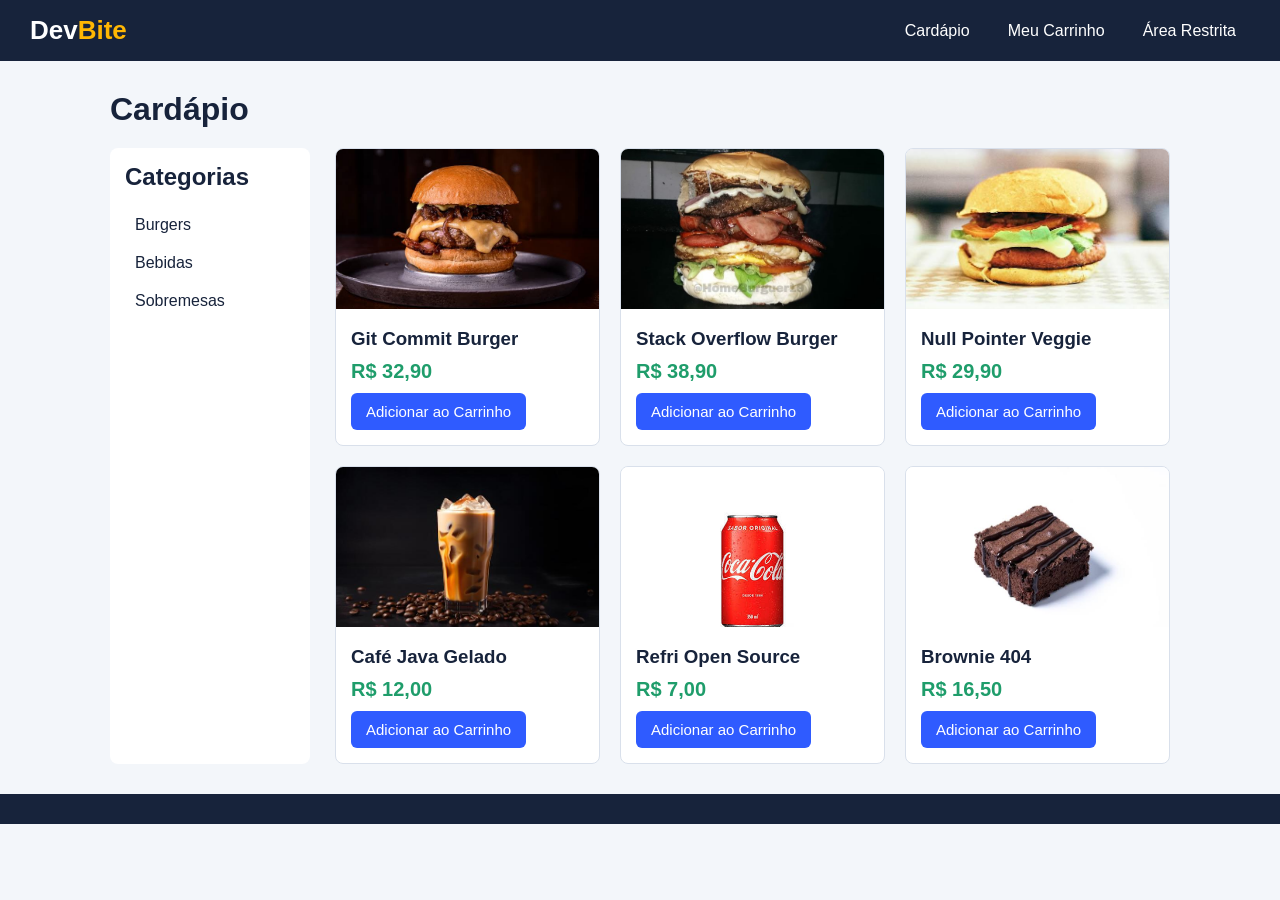
<file: Cardapio/index.html>
<!DOCTYPE html>
<html lang="en">

<head>
    <meta charset="UTF-8">
    <meta name="viewport" content="width=device-width, initial-scale=1.0">
    <title>Document</title>
    <link rel="stylesheet" href="style.css">
</head>

<body>

    <header class="header">
        <a href="index.html" class="logo" id="logo">Dev<span>Bite</span></a>
        <nav>
            <ul class="menu">
                <li><a href="index.html" id="link-cardapio">Cardápio</a></li>
                <li><a href="checkout.html" id="link-carrinho">Meu Carrinho</a></li>
                <li><a href="admin.html" id="link-admin">Área Restrita</a></li>
            </ul>
        </nav>
    </header>

    <main class="conteudo">
        <h1>Cardápio</h1>

        <div class="cardapio">


            <aside class="categorias">
                <h2>Categorias</h2>
                <ul>
                    <li><a href="#produtos" id="cat-burgers">Burgers</a></li>
                    <li><a href="#produtos" id="cat-bebidas">Bebidas</a></li>
                    <li><a href="#produtos" id="cat-sobremesas">Sobremesas</a></li>
                </ul>
            </aside>


            <section id="produtos">
                <div class="grade-produtos">

                    <article class="card-produto" id="produto-1">
                        <img src="./img/burguer1.jpg" alt="Git Commit Burger">
                        <div class="card-info">
                            <h3>Git Commit Burger</h3>
                            <p class="preco">R$ 32,90</p>
                            <button type="button" class="btn btn-primary" id="btn-add-1" data-id="1">Adicionar ao
                                Carrinho</button>
                        </div>
                    </article>

                    <article class="card-produto" id="produto-2">
                        <img src="./img/burguer2.jpg" alt="Stack Overflow Burger">
                        <div class="card-info">
                            <h3>Stack Overflow Burger</h3>
                            <p class="preco">R$ 38,90</p>
                            <button type="button" class="btn btn-primary" id="btn-add-2" data-id="2">Adicionar ao
                                Carrinho</button>
                        </div>
                    </article>

                    <article class="card-produto" id="produto-3">
                        <img src="./img/burguer3.jpg" alt="Null Pointer Veggie">
                        <div class="card-info">
                            <h3>Null Pointer Veggie</h3>
                            <p class="preco">R$ 29,90</p>
                            <button type="button" class="btn btn-primary" id="btn-add-3" data-id="3">Adicionar ao
                                Carrinho</button>
                        </div>
                    </article>

                    <article class="card-produto" id="produto-4">
                        <img src="./img/cafegelado.jpg" alt="Café Java Gelado">
                        <div class="card-info">
                            <h3>Café Java Gelado</h3>
                            <p class="preco">R$ 12,00</p>
                            <button type="button" class="btn btn-primary" id="btn-add-4" data-id="4">Adicionar ao
                                Carrinho</button>
                        </div>
                    </article>

                    <article class="card-produto" id="produto-5">
                        <img src="./img/refrigerante.jpg" alt="Refri Open Source">
                        <div class="card-info">
                            <h3>Refri Open Source</h3>
                            <p class="preco">R$ 7,00</p>
                            <button type="button" class="btn btn-primary" id="btn-add-5" data-id="5">Adicionar ao
                                Carrinho</button>
                        </div>
                    </article>

                    <article class="card-produto" id="produto-6">
                        <img src="./img/brownie.jpg" alt="Brownie 404">
                        <div class="card-info">
                            <h3>Brownie 404</h3>
                            <p class="preco">R$ 16,50</p>
                            <button type="button" class="btn btn-primary" id="btn-add-6" data-id="6">Adicionar ao
                                Carrinho</button>
                        </div>
                    </article>

                </div>
            </section>
        </div>
    </main>

    <footer class="footer">

    </footer>
</body>

</html>
</file>
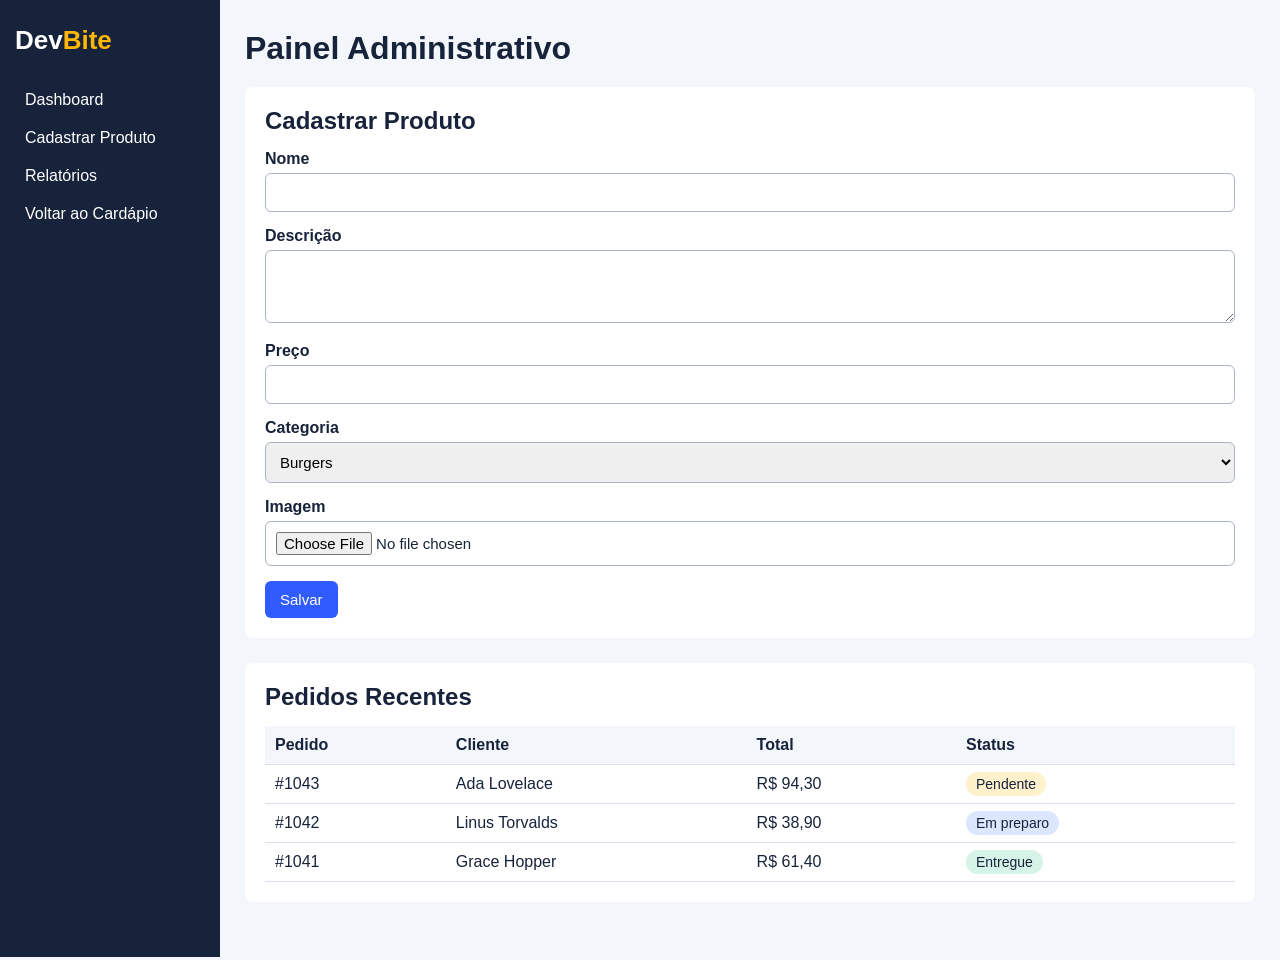
<file: Cardapio/Admin.html>
<!DOCTYPE html>
<html lang="en">

<head>
    <meta charset="UTF-8">
    <meta name="viewport" content="width=device-width, initial-scale=1.0">
    <title>Document</title>
</head>

<body>
    <meta charset="UTF-8">
    <meta name="viewport" content="width=device-width, initial-scale=1.0">
    <title>DevBite - Painel Administrativo</title>
    <link rel="stylesheet" href="style.css">
    </head>

    <body>

        <div class="admin">

            <!-- MENU ADMINISTRATIVO (barra lateral) -->
            <aside class="menu-admin">
                <a href="admin.html" class="logo" id="logo-admin">Dev<span>Bite</span></a>
                <nav>
                    <ul>
                        <li><a href="#dashboard" id="menu-dashboard">Dashboard</a></li>
                        <li><a href="#cadastro" id="menu-cadastro">Cadastrar Produto</a></li>
                        <li><a href="#relatorios" id="menu-relatorios">Relatórios</a></li>
                        <li><a href="index.html" id="menu-voltar">Voltar ao Cardápio</a></li>
                    </ul>
                </nav>
            </aside>

            <main class="admin-conteudo">
                <h1 id="dashboard">Painel Administrativo</h1>

                <!-- FORMULÁRIO DE CADASTRO DE PRODUTO -->
                <section class="caixa" id="cadastro">
                    <h2>Cadastrar Produto</h2>

                    <form id="form-produto">
                        <div class="campo">
                            <label for="prod-nome">Nome</label>
                            <input type="text" id="prod-nome" name="nome">
                        </div>

                        <div class="campo">
                            <label for="prod-descricao">Descrição</label>
                            <textarea id="prod-descricao" name="descricao" rows="3"></textarea>
                        </div>

                        <div class="campo">
                            <label for="prod-preco">Preço</label>
                            <input type="number" id="prod-preco" name="preco" step="0.01">
                        </div>

                        <div class="campo">
                            <label for="prod-categoria">Categoria</label>
                            <select id="prod-categoria" name="categoria">
                                <option value="burgers">Burgers</option>
                                <option value="bebidas">Bebidas</option>
                                <option value="sobremesas">Sobremesas</option>
                            </select>
                        </div>

                        <div class="campo">
                            <label for="prod-imagem">Imagem</label>
                            <input type="file" id="prod-imagem" name="imagem">
                        </div>

                        <button type="submit" class="btn btn-primary" id="btn-salvar-produto">Salvar</button>
                    </form>
                </section>

                <!-- LISTA DE PEDIDOS RECENTES -->
                <section class="caixa" id="relatorios">
                    <h2>Pedidos Recentes</h2>
                    <div class="tabela-scroll">
                        <table id="tabela-pedidos">
                            <thead>
                                <tr>
                                    <th>Pedido</th>
                                    <th>Cliente</th>
                                    <th>Total</th>
                                    <th>Status</th>
                                </tr>
                            </thead>
                            <tbody id="corpo-pedidos">
                                <tr id="pedido-1043">
                                    <td>#1043</td>
                                    <td>Ada Lovelace</td>
                                    <td>R$ 94,30</td>
                                    <td><span class="status status-pendente" id="status-1043">Pendente</span></td>
                                </tr>
                                <tr id="pedido-1042">
                                    <td>#1042</td>
                                    <td>Linus Torvalds</td>
                                    <td>R$ 38,90</td>
                                    <td><span class="status status-preparo" id="status-1042">Em preparo</span></td>
                                </tr>
                                <tr id="pedido-1041">
                                    <td>#1041</td>
                                    <td>Grace Hopper</td>
                                    <td>R$ 61,40</td>
                                    <td><span class="status status-entregue" id="status-1041">Entregue</span></td>
                                </tr>
                            </tbody>
                        </table>
                    </div>
                </section>
            </main>

        </div>

    </body>

</html>
</file>
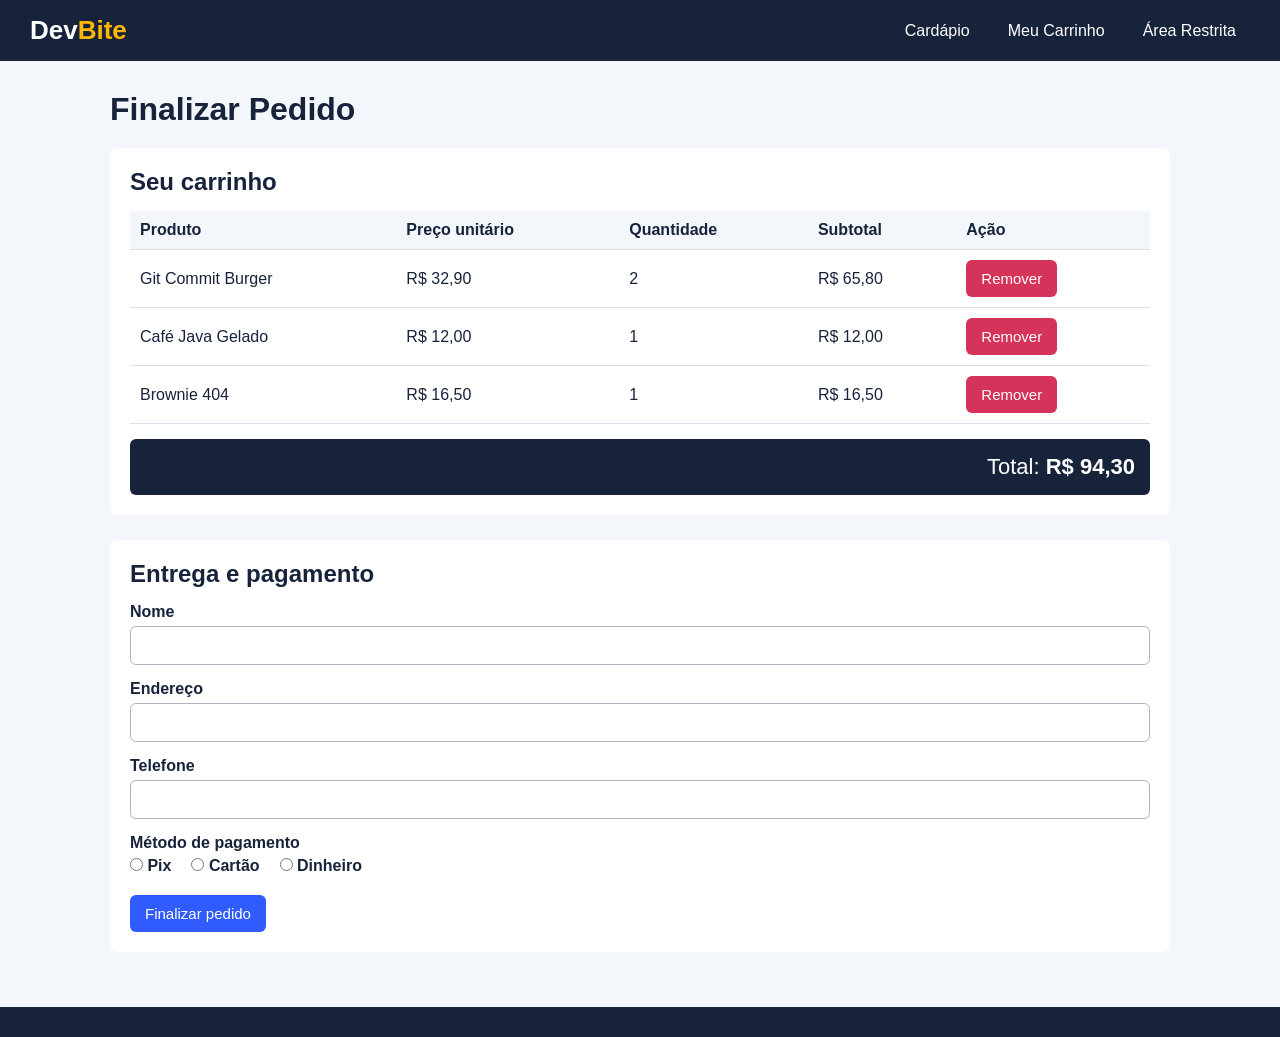
<file: Cardapio/Checkout.html>
<!DOCTYPE html>
<html lang="en">

<head>
    <meta charset="UTF-8">
    <meta name="viewport" content="width=device-width, initial-scale=1.0">
    <title>Document</title>
</head>

<body>
    <meta charset="UTF-8">
    <meta name="viewport" content="width=device-width, initial-scale=1.0">
    <title>DevBite - Finalizar Pedido</title>
    <link rel="stylesheet" href="style.css">
    </head>

    <body>

        <!-- CABEÇALHO COM MENU (igual ao da página inicial) -->
        <header class="header">
            <a href="index.html" class="logo" id="logo">Dev<span>Bite</span></a>
            <nav>
                <ul class="menu">
                    <li><a href="index.html" id="link-cardapio">Cardápio</a></li>
                    <li><a href="checkout.html" id="link-carrinho">Meu Carrinho</a></li>
                    <li><a href="admin.html" id="link-admin">Área Restrita</a></li>
                </ul>
            </nav>
        </header>

        <main class="conteudo">
            <h1>Finalizar Pedido</h1>

            <!-- TABELA DO CARRINHO -->
            <section class="caixa" id="secao-carrinho">
                <h2>Seu carrinho</h2>
                <div class="tabela-scroll">
                    <table id="tabela-carrinho">
                        <thead>
                            <tr>
                                <th>Produto</th>
                                <th>Preço unitário</th>
                                <th>Quantidade</th>
                                <th>Subtotal</th>
                                <th>Ação</th>
                            </tr>
                        </thead>
                        <tbody id="corpo-carrinho">
                            <tr id="item-1">
                                <td>Git Commit Burger</td>
                                <td>R$ 32,90</td>
                                <td>2</td>
                                <td>R$ 65,80</td>
                                <td><button type="button" class="btn btn-danger" id="btn-remover-1"
                                        data-id="1">Remover</button></td>
                            </tr>
                            <tr id="item-4">
                                <td>Café Java Gelado</td>
                                <td>R$ 12,00</td>
                                <td>1</td>
                                <td>R$ 12,00</td>
                                <td><button type="button" class="btn btn-danger" id="btn-remover-4"
                                        data-id="4">Remover</button></td>
                            </tr>
                            <tr id="item-6">
                                <td>Brownie 404</td>
                                <td>R$ 16,50</td>
                                <td>1</td>
                                <td>R$ 16,50</td>
                                <td><button type="button" class="btn btn-danger" id="btn-remover-6"
                                        data-id="6">Remover</button></td>
                            </tr>
                        </tbody>
                    </table>
                </div>

                <!-- VALOR TOTAL -->
                <p class="total">Total: <strong id="valor-total">R$ 94,30</strong></p>
            </section>

            <!-- FORMULÁRIO DE ENTREGA E PAGAMENTO -->
            <section class="caixa" id="secao-entrega">
                <h2>Entrega e pagamento</h2>

                <form id="form-checkout">
                    <div class="campo">
                        <label for="nome">Nome</label>
                        <input type="text" id="nome" name="nome">
                    </div>

                    <div class="campo">
                        <label for="endereco">Endereço</label>
                        <input type="text" id="endereco" name="endereco">
                    </div>

                    <div class="campo">
                        <label for="telefone">Telefone</label>
                        <input type="tel" id="telefone" name="telefone">
                    </div>

                    <div class="campo">
                        <label>Método de pagamento</label>
                        <div class="opcoes-pagamento">
                            <label><input type="radio" id="pgto-pix" name="pagamento" value="pix"> Pix</label>
                            <label><input type="radio" id="pgto-cartao" name="pagamento" value="cartao"> Cartão</label>
                            <label><input type="radio" id="pgto-dinheiro" name="pagamento" value="dinheiro">
                                Dinheiro</label>
                        </div>
                    </div>

                    <button type="submit" class="btn btn-primary" id="btn-finalizar">Finalizar pedido</button>
                </form>
            </section>
        </main>

        <footer class="footer">

        </footer>
    </body>

</html>
</file>
<file: Cardapio/style.css>
* {
    box-sizing: border-box;
    margin: 0;
    padding: 0;
}


body {
    font-family: Arial, sans-serif;
    background-color: #f3f6fa;
    color: #17233b;
}

img {
    max-width: 100%;
}


.header {
    background-color: #17233b;
    color: white;
    padding: 15px 30px;
    display: flex;
    justify-content: space-between;
    align-items: center;
    flex-wrap: wrap;
    /* permite quebrar linha em telas pequenas */
    gap: 10px;
}

.logo {
    font-size: 26px;
    font-weight: bold;
    color: white;
    text-decoration: none;
}

.logo span {
    color: #ffb703;
}

.menu {
    list-style: none;
    display: flex;
    gap: 10px;
}

.menu a {
    color: white;
    text-decoration: none;
    padding: 8px 14px;
    border-radius: 6px;
}

.menu a:hover {
    background-color: #2f5bff;
}

/* 4. Conteúdo principal */
.conteudo {
    max-width: 1100px;
    margin: 0 auto;
    padding: 30px 20px;
}

h1 {
    margin-bottom: 20px;
}

h2 {
    margin-bottom: 15px;
}

.cardapio {
    display: grid;
    grid-template-columns: 200px 1fr;
    gap: 25px;
}

.categorias {
    background-color: white;
    padding: 15px;
    border-radius: 8px;
}

.categorias ul {
    list-style: none;
}

.categorias a {
    display: block;
    padding: 10px;
    color: #17233b;
    text-decoration: none;
    border-radius: 6px;
}

.categorias a:hover {
    background-color: #dce6ff;
}


.grade-produtos {
    display: grid;
    grid-template-columns: repeat(auto-fill, minmax(220px, 1fr));
    gap: 20px;
}

.card-produto {
    background-color: white;
    border-radius: 8px;
    overflow: hidden;
    border: 1px solid #d9e0eb;
}

.card-produto img {
    width: 100%;
    height: 160px;
    object-fit: cover;
}

.card-info {
    padding: 15px;
}

.card-info h3 {
    margin-bottom: 10px;
}

.preco {
    font-size: 20px;
    font-weight: bold;
    color: #1f9d6b;
    margin-bottom: 10px;
}

/* 7. Botões */
.btn {
    border: none;
    padding: 10px 15px;
    border-radius: 6px;
    font-size: 15px;
    cursor: pointer;
}

.btn-primary {
    background-color: #2f5bff;
    color: white;
}

.btn-primary:hover {
    background-color: #1e40d6;
}

.btn-danger {
    background-color: #d6335a;
    color: white;
}


.caixa {
    background-color: white;
    padding: 20px;
    border-radius: 8px;
    margin-bottom: 25px;
}

/* 9. Tabelas */
.tabela-scroll {
    overflow-x: auto;

}

table {
    width: 100%;
    border-collapse: collapse;
}

th,
td {
    text-align: left;
    padding: 10px;
    border-bottom: 1px solid #d9e0eb;
}

th {
    background-color: #f3f6fa;
}

.total {
    margin-top: 15px;
    padding: 15px;
    background-color: #17233b;
    color: white;
    font-size: 22px;
    text-align: right;
    border-radius: 6px;
}

/* 10. Formulários */
.campo {
    margin-bottom: 15px;
}

.campo label {
    display: block;
    margin-bottom: 5px;
    font-weight: bold;
}

.campo input,
.campo select,
.campo textarea {
    width: 100%;
    padding: 10px;
    border: 1px solid #aab4c5;
    border-radius: 6px;
    font-size: 15px;
}

.opcoes-pagamento {
    display: flex;
    gap: 20px;
    flex-wrap: wrap;
}

.opcoes-pagamento input {
    width: auto;
}

/* 11. Status dos pedidos */
.status {
    padding: 4px 10px;
    border-radius: 20px;
    font-size: 14px;
}

.status-pendente {
    background-color: #fff1cc;
}

.status-preparo {
    background-color: #dce6ff;
}

.status-entregue {
    background-color: #d5f3e6;
}


.admin {
    display: grid;
    grid-template-columns: 220px 1fr;
    min-height: 100vh;
}

.menu-admin {
    background-color: #17233b;
    padding: 25px 15px;
}

.menu-admin ul {
    list-style: none;
    margin-top: 25px;
}

.menu-admin li a {
    display: block;
    color: white;
    text-decoration: none;
    padding: 10px;
    border-radius: 6px;
}

.menu-admin li a:hover {
    background-color: #2f5bff;
}

.admin-conteudo {
    padding: 30px 25px;
}

/* 13. Rodapé */
.footer {
    background-color: #17233b;
    color: white;
    text-align: center;
    padding: 15px;
}


@media (max-width: 700px) {

    .cardapio,
    .admin {
        grid-template-columns: 1fr;
    }
}
</file>
